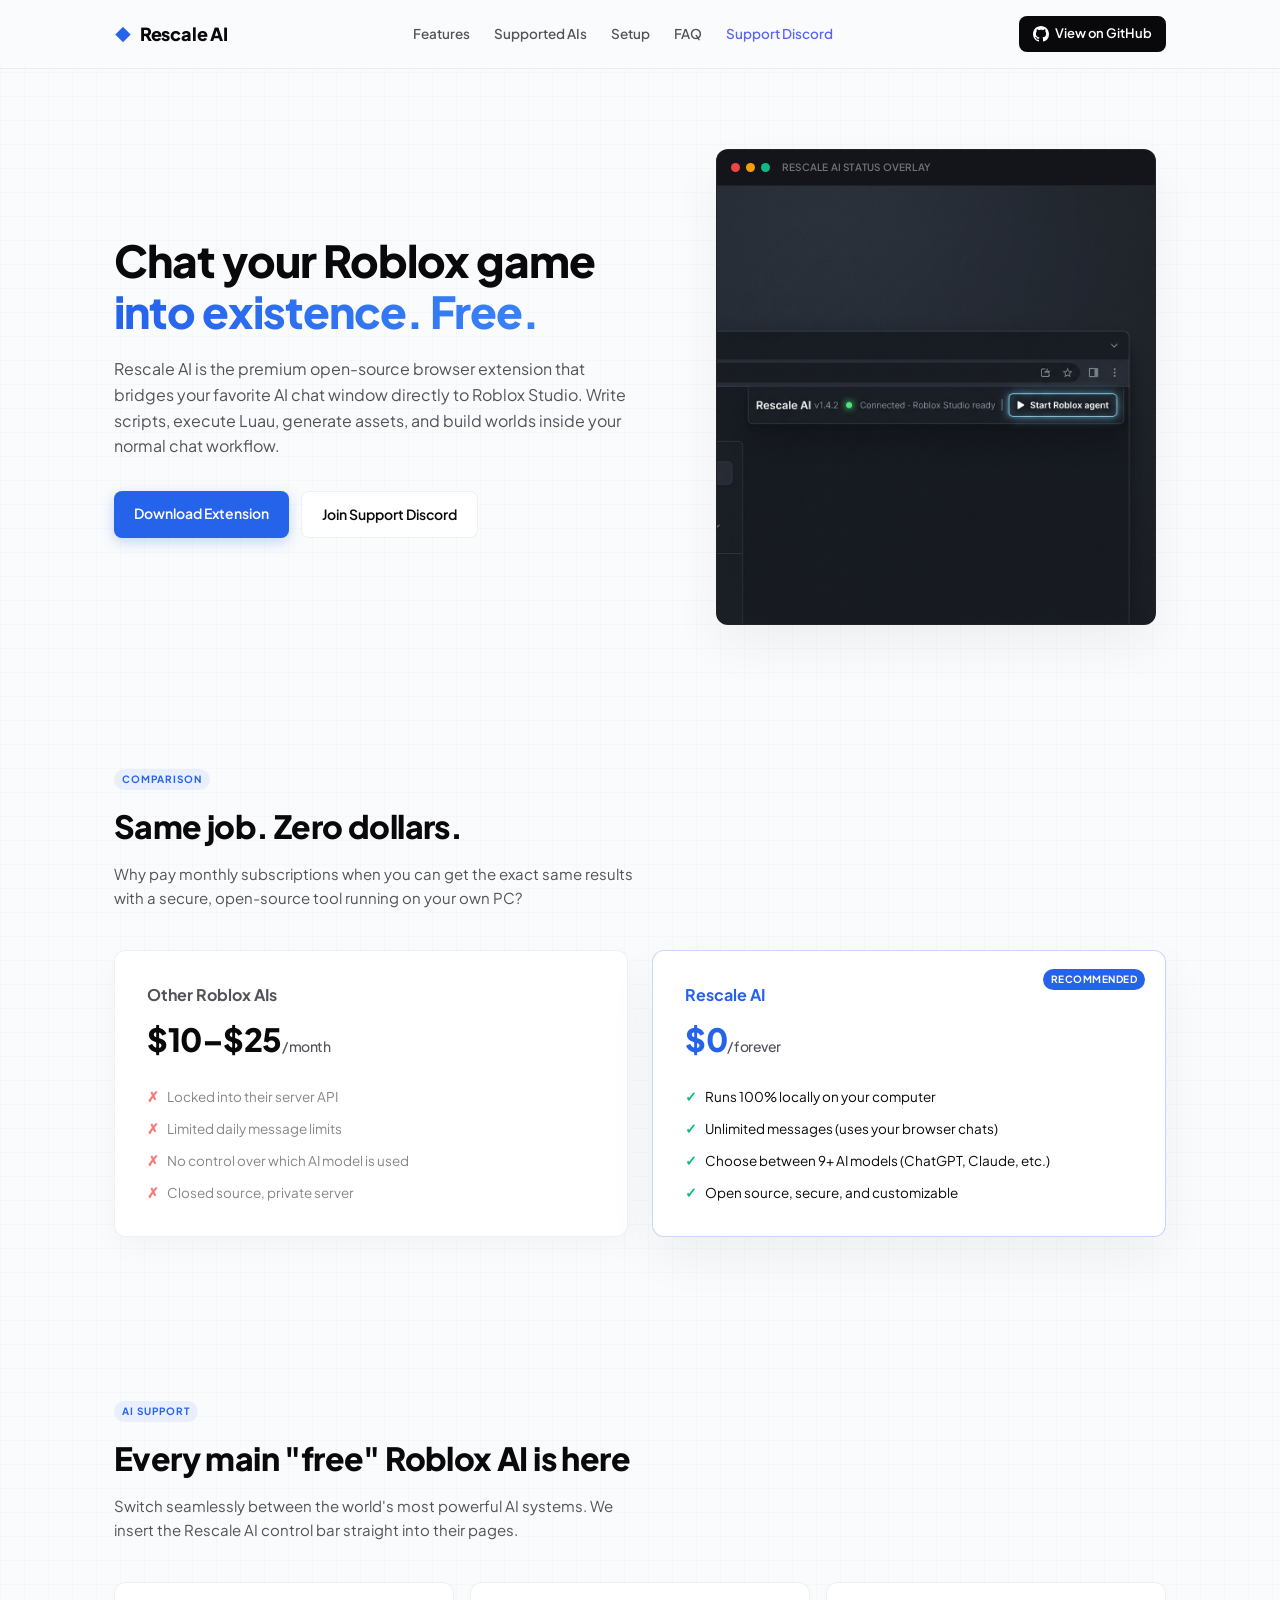
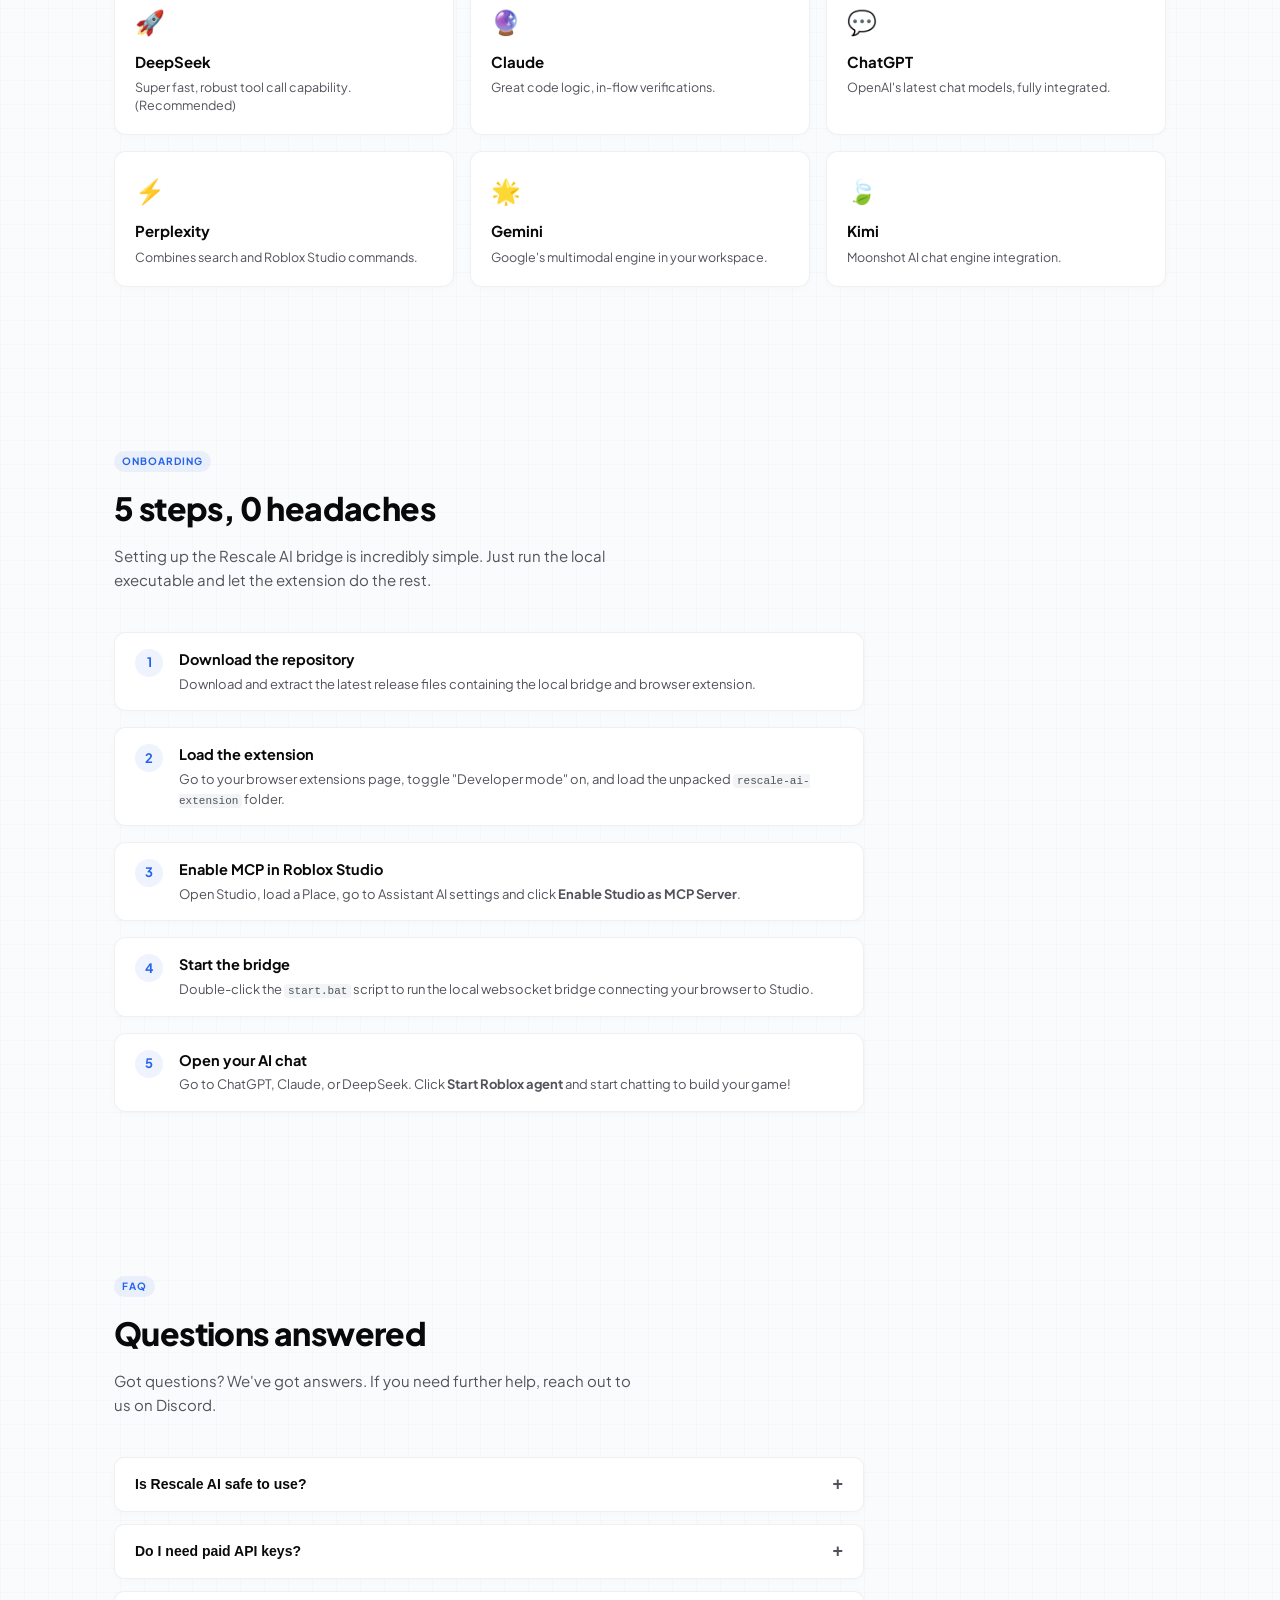
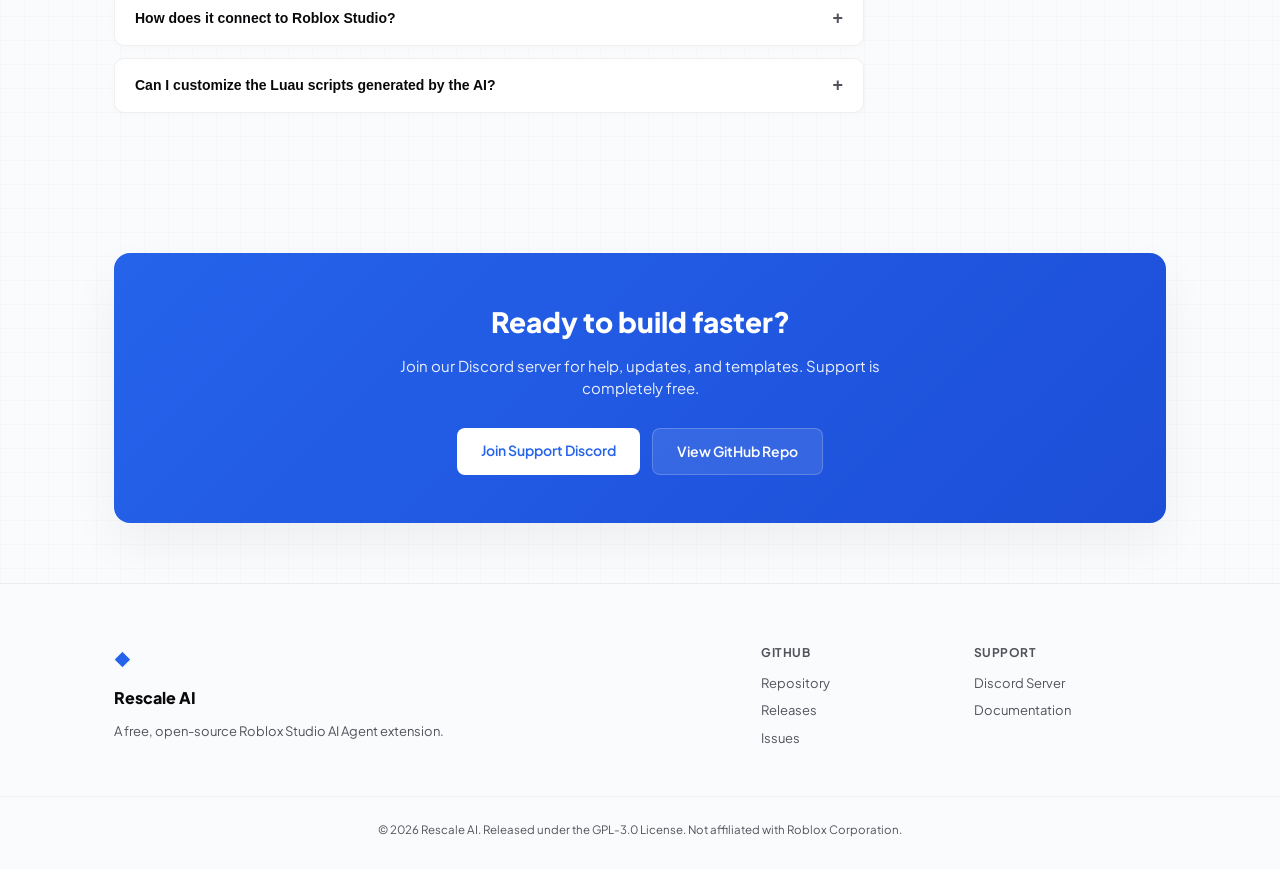
<file: index.html>
<!DOCTYPE html>
<html lang="en">
<head>
  <meta charset="UTF-8">
  <meta name="viewport" content="width=device-width, initial-scale=1.0">
  <title>Rescale AI — Build Roblox Games with AI</title>
  <link rel="stylesheet" href="index.css">
  <link rel="preconnect" href="https://fonts.googleapis.com">
  <link rel="preconnect" href="https://fonts.gstatic.com" crossorigin>
  <link href="https://fonts.googleapis.com/css2?family=Plus+Jakarta+Sans:wght@400;500;600;700;800&display=swap" rel="stylesheet">
</head>
<body>

  <!-- Navigation Bar -->
  <header class="navbar">
    <div class="nav-container">
      <a href="#" class="brand">
        <span class="logo-symbol">◆</span>
        <span class="logo-text">Rescale AI</span>
      </a>
      <nav class="nav-menu">
        <a href="#features">Features</a>
        <a href="#ais">Supported AIs</a>
        <a href="#setup">Setup</a>
        <a href="#faq">FAQ</a>
        <a href="https://discord.gg/u6psyA7sta" target="_blank" class="nav-link-discord">Support Discord</a>
      </nav>
      <div class="nav-actions">
        <a href="https://github.com/josydevv/rescale-ai" target="_blank" class="btn-github">
          <svg class="github-icon" viewBox="0 0 16 16" width="16" height="16" fill="currentColor">
            <path d="M8 0C3.58 0 0 3.58 0 8c0 3.54 2.29 6.53 5.47 7.59.4.07.55-.17.55-.38 0-.19-.01-.82-.01-1.49-2.01.37-2.53-.49-2.69-.94-.09-.23-.48-.94-.82-1.13-.28-.15-.68-.52-.01-.53.63-.01 1.08.58 1.23.82.72 1.21 1.87.87 2.33.66.07-.52.28-.87.51-1.07-1.78-.2-3.64-.89-3.64-3.95 0-.87.31-1.59.82-2.15-.08-.2-.36-1.02.08-2.12 0 0 .67-.21 2.2.82.64-.18 1.32-.27 2-.27.68 0 1.36.09 2 .27 1.53-1.04 2.2-.82 2.2-.82.44 1.1.16 1.92.08 2.12.51.56.82 1.27.82 2.15 0 3.07-1.87 3.75-3.65 3.95.29.25.54.73.54 1.48 0 1.07-.01 1.93-.01 2.2 0 .21.15.46.55.38A8.013 8.013 0 0016 8c0-4.42-3.58-8-8-8z"></path>
          </svg>
          <span>View on GitHub</span>
        </a>
      </div>
    </div>
  </header>

  <!-- Hero Section -->
  <section class="hero">
    <div class="hero-container">
      <div class="hero-content">
        <h1 class="hero-title">
          Chat your Roblox game <br>
          <span class="text-gradient">into existence. Free.</span>
        </h1>
        <p class="hero-subtitle">
          Rescale AI is the premium open-source browser extension that bridges your favorite AI chat window directly to Roblox Studio. Write scripts, execute Luau, generate assets, and build worlds inside your normal chat workflow.
        </p>
        <div class="hero-btns">
          <a href="https://github.com/josydevv/rescale-ai/releases" target="_blank" class="btn-primary">Download Extension</a>
          <a href="https://discord.gg/u6psyA7sta" target="_blank" class="btn-secondary">Join Support Discord</a>
        </div>
      </div>
      <div class="hero-graphic">
        <div class="graphic-card">
          <div class="graphic-header">
            <span class="window-dot red"></span>
            <span class="window-dot yellow"></span>
            <span class="window-dot green"></span>
            <span class="window-title">Rescale AI Status Overlay</span>
          </div>
          <img src="assets/chat_extension_mockup.png" alt="Rescale AI Extension UI Mockup" class="mockup-img">
        </div>
      </div>
    </div>
  </section>

  <!-- Comparison Section -->
  <section id="features" class="features-section">
    <div class="section-container">
      <span class="section-badge">Comparison</span>
      <h2 class="section-title">Same job. Zero dollars.</h2>
      <p class="section-subtitle">Why pay monthly subscriptions when you can get the exact same results with a secure, open-source tool running on your own PC?</p>
      
      <div class="comparison-grid">
        <!-- Luamotion/Lemonade Card -->
        <div class="comparison-card border-gray">
          <h3 class="comp-card-title text-gray">Other Roblox AIs</h3>
          <div class="price-tag text-gray">$10–$25<span class="price-period">/ month</span></div>
          <ul class="comp-list">
            <li class="disabled">Locked into their server API</li>
            <li class="disabled">Limited daily message limits</li>
            <li class="disabled">No control over which AI model is used</li>
            <li class="disabled">Closed source, private server</li>
          </ul>
        </div>
        
        <!-- Rescale AI Card -->
        <div class="comparison-card border-blue highlighted">
          <div class="card-accent-pill">Recommended</div>
          <h3 class="comp-card-title text-blue">Rescale AI</h3>
          <div class="price-tag text-blue">$0<span class="price-period">/ forever</span></div>
          <ul class="comp-list">
            <li class="enabled">Runs 100% locally on your computer</li>
            <li class="enabled">Unlimited messages (uses your browser chats)</li>
            <li class="enabled">Choose between 9+ AI models (ChatGPT, Claude, etc.)</li>
            <li class="enabled">Open source, secure, and customizable</li>
          </ul>
        </div>
      </div>
    </div>
  </section>

  <!-- AI Platforms Grid -->
  <section id="ais" class="ais-section">
    <div class="section-container">
      <span class="section-badge">AI Support</span>
      <h2 class="section-title">Every main "free" Roblox AI is here</h2>
      <p class="section-subtitle">Switch seamlessly between the world's most powerful AI systems. We insert the Rescale AI control bar straight into their pages.</p>
      
      <div class="ai-grid">
        <div class="ai-card" onclick="window.open('https://chat.deepseek.com/', '_blank')">
          <span class="ai-logo">🚀</span>
          <h3>DeepSeek</h3>
          <p>Super fast, robust tool call capability. (Recommended)</p>
        </div>
        <div class="ai-card" onclick="window.open('https://claude.ai/', '_blank')">
          <span class="ai-logo">🔮</span>
          <h3>Claude</h3>
          <p>Great code logic, in-flow verifications.</p>
        </div>
        <div class="ai-card" onclick="window.open('https://chatgpt.com/', '_blank')">
          <span class="ai-logo">💬</span>
          <h3>ChatGPT</h3>
          <p>OpenAI's latest chat models, fully integrated.</p>
        </div>
        <div class="ai-card" onclick="window.open('https://www.perplexity.ai/', '_blank')">
          <span class="ai-logo">⚡</span>
          <h3>Perplexity</h3>
          <p>Combines search and Roblox Studio commands.</p>
        </div>
        <div class="ai-card" onclick="window.open('https://gemini.google.com/', '_blank')">
          <span class="ai-logo">🌟</span>
          <h3>Gemini</h3>
          <p>Google's multimodal engine in your workspace.</p>
        </div>
        <div class="ai-card" onclick="window.open('https://kimi.moonshot.cn/', '_blank')">
          <span class="ai-logo">🍃</span>
          <h3>Kimi</h3>
          <p>Moonshot AI chat engine integration.</p>
        </div>
      </div>
    </div>
  </section>

  <!-- Onboarding / Setup -->
  <section id="setup" class="setup-section">
    <div class="section-container">
      <span class="section-badge">Onboarding</span>
      <h2 class="section-title">5 steps, 0 headaches</h2>
      <p class="section-subtitle">Setting up the Rescale AI bridge is incredibly simple. Just run the local executable and let the extension do the rest.</p>
      
      <div class="steps-list">
        <div class="step-item">
          <div class="step-number">1</div>
          <div class="step-info">
            <h3>Download the repository</h3>
            <p>Download and extract the latest release files containing the local bridge and browser extension.</p>
          </div>
        </div>
        <div class="step-item">
          <div class="step-number">2</div>
          <div class="step-info">
            <h3>Load the extension</h3>
            <p>Go to your browser extensions page, toggle "Developer mode" on, and load the unpacked <code>rescale-ai-extension</code> folder.</p>
          </div>
        </div>
        <div class="step-item">
          <div class="step-number">3</div>
          <div class="step-info">
            <h3>Enable MCP in Roblox Studio</h3>
            <p>Open Studio, load a Place, go to Assistant AI settings and click <b>Enable Studio as MCP Server</b>.</p>
          </div>
        </div>
        <div class="step-item">
          <div class="step-number">4</div>
          <div class="step-info">
            <h3>Start the bridge</h3>
            <p>Double-click the <code>start.bat</code> script to run the local websocket bridge connecting your browser to Studio.</p>
          </div>
        </div>
        <div class="step-item">
          <div class="step-number">5</div>
          <div class="step-info">
            <h3>Open your AI chat</h3>
            <p>Go to ChatGPT, Claude, or DeepSeek. Click <b>Start Roblox agent</b> and start chatting to build your game!</p>
          </div>
        </div>
      </div>
    </div>
  </section>

  <!-- FAQ Section -->
  <section id="faq" class="faq-section">
    <div class="section-container">
      <span class="section-badge">FAQ</span>
      <h2 class="section-title">Questions answered</h2>
      <p class="section-subtitle">Got questions? We've got answers. If you need further help, reach out to us on Discord.</p>
      
      <div class="faq-accordion">
        <div class="faq-item">
          <button class="faq-question">
            <span>Is Rescale AI safe to use?</span>
            <span class="faq-icon">+</span>
          </button>
          <div class="faq-answer">
            <p>Yes, Rescale AI is 100% safe. It is open-source, so you can inspect every line of code on GitHub. The bridge runs entirely locally on your machine, meaning none of your Roblox data or code is uploaded to third-party servers.</p>
          </div>
        </div>
        <div class="faq-item">
          <button class="faq-question">
            <span>Do I need paid API keys?</span>
            <span class="faq-icon">+</span>
          </button>
          <div class="faq-answer">
            <p>No! The extension runs inside your existing browser sessions on chatgpt.com, claude.ai, deepseek.com, etc. It types and reads messages using the web interface, meaning it uses your standard account limits—no API keys required.</p>
          </div>
        </div>
        <div class="faq-item">
          <button class="faq-question">
            <span>How does it connect to Roblox Studio?</span>
            <span class="faq-icon">+</span>
          </button>
          <div class="faq-answer">
            <p>Roblox Studio features a built-in MCP (Model Context Protocol) server. Rescale AI starts a local WebSocket bridge. The browser extension connects to this bridge, which forwards the AI's requests directly to Studio's MCP port.</p>
          </div>
        </div>
        <div class="faq-item">
          <button class="faq-question">
            <span>Can I customize the Luau scripts generated by the AI?</span>
            <span class="faq-icon">+</span>
          </button>
          <div class="faq-answer">
            <p>Absolutely! The AI generates standard Luau scripts in Roblox Studio. You can edit them, playtest them, or ask the AI to modify them. You have full control over the project.</p>
          </div>
        </div>
      </div>
    </div>
  </section>

  <!-- Call to Action Banner -->
  <section class="cta-banner">
    <div class="section-container">
      <div class="cta-card">
        <h2>Ready to build faster?</h2>
        <p>Join our Discord server for help, updates, and templates. Support is completely free.</p>
        <div class="cta-btns">
          <a href="https://discord.gg/u6psyA7sta" target="_blank" class="btn-primary-white">Join Support Discord</a>
          <a href="https://github.com/josydevv/rescale-ai" target="_blank" class="btn-secondary-white">View GitHub Repo</a>
        </div>
      </div>
    </div>
  </section>

  <!-- Footer -->
  <footer class="footer">
    <div class="footer-container">
      <div class="footer-brand">
        <span class="logo-symbol">◆</span>
        <span class="logo-text">Rescale AI</span>
        <p>A free, open-source Roblox Studio AI Agent extension.</p>
      </div>
      <div class="footer-links">
        <div class="footer-column">
          <h4>GitHub</h4>
          <a href="https://github.com/josydevv/rescale-ai" target="_blank">Repository</a>
          <a href="https://github.com/josydevv/rescale-ai/releases" target="_blank">Releases</a>
          <a href="https://github.com/josydevv/rescale-ai/issues" target="_blank">Issues</a>
        </div>
        <div class="footer-column">
          <h4>Support</h4>
          <a href="https://discord.gg/u6psyA7sta" target="_blank">Discord Server</a>
          <a href="https://github.com/josydevv/rescale-ai#readme" target="_blank">Documentation</a>
        </div>
      </div>
    </div>
    <div class="footer-bottom">
      <p>&copy; 2026 Rescale AI. Released under the GPL-3.0 License. Not affiliated with Roblox Corporation.</p>
    </div>
  </footer>

  <script src="app.js"></script>
</body>
</html>
</file>
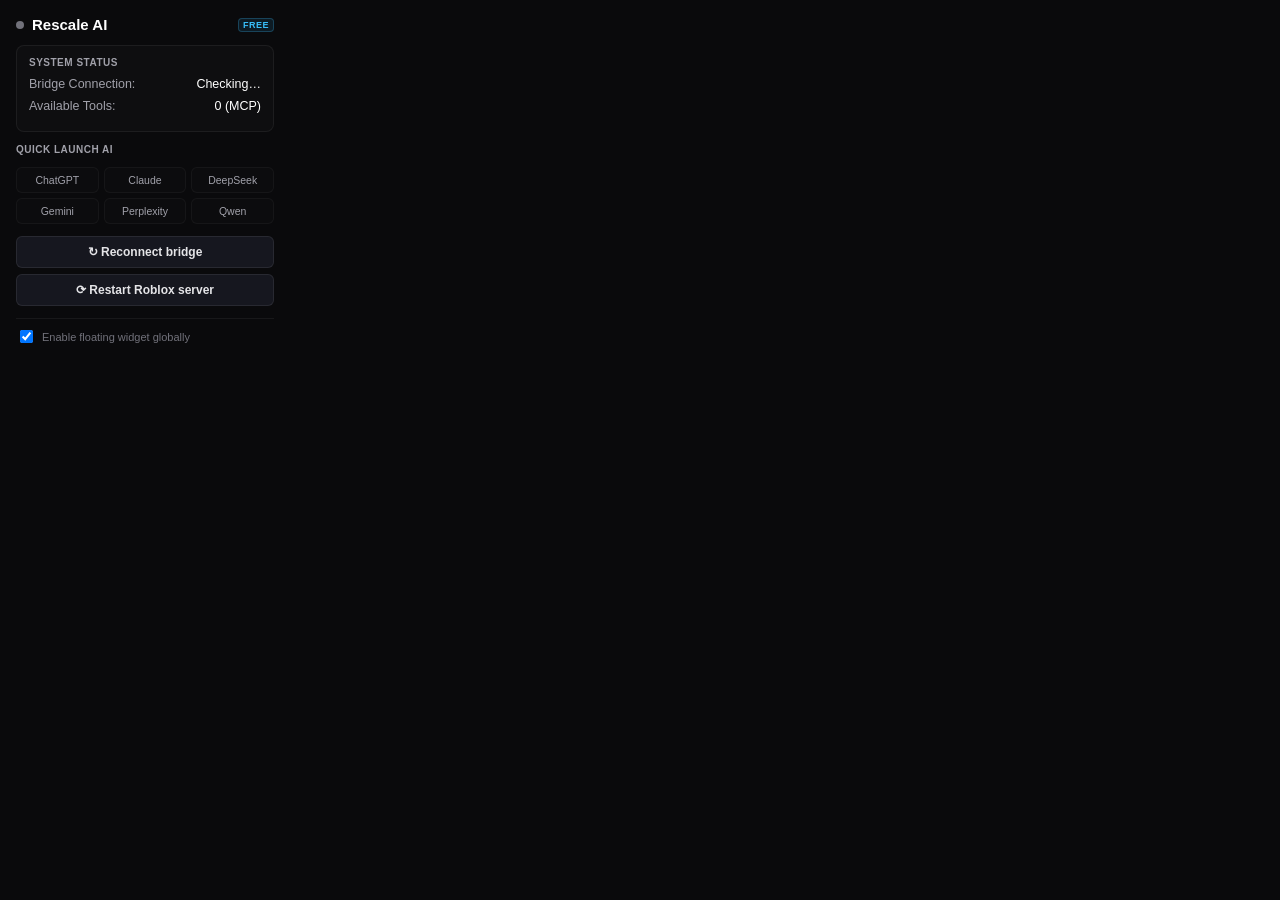
<file: rescale-ai-extension/popup.html>
<!DOCTYPE html>
<html>
<head>
  <meta charset="utf-8" />
  <style>
    body {
      width: 290px;
      margin: 0;
      font-family: -apple-system, BlinkMacSystemFont, "Segoe UI", Roboto, sans-serif;
      background: #0a0a0c;
      color: #e4e4e7;
      user-select: none;
    }
    .wrap {
      padding: 16px;
      display: flex;
      flex-direction: column;
      gap: 12px;
    }
    h1 {
      font-size: 15px;
      font-weight: 700;
      margin: 0;
      display: flex;
      align-items: center;
      justify-content: space-between;
      color: #ffffff;
    }
    .brand-group {
      display: flex;
      align-items: center;
      gap: 8px;
    }
    .dot {
      width: 8px;
      height: 8px;
      border-radius: 50%;
      background: #71717a;
      display: inline-block;
      transition: all 0.3s ease;
    }
    .dot.on { background: #10b981; box-shadow: 0 0 10px #10b981; }
    .dot.warn { background: #f59e0b; box-shadow: 0 0 10px #f59e0b; }
    
    .badge-free {
      font-size: 9px;
      font-weight: 700;
      letter-spacing: 0.5px;
      text-transform: uppercase;
      color: #38bdf8;
      background: rgba(56, 189, 248, 0.1);
      border: 1px solid rgba(56, 189, 248, 0.25);
      padding: 1px 4px;
      border-radius: 4px;
    }

    /* Cards */
    .status-card {
      background: rgba(255, 255, 255, 0.02);
      border: 1px solid rgba(255, 255, 255, 0.06);
      border-radius: 8px;
      padding: 10px 12px;
      font-size: 12.5px;
      line-height: 1.4;
    }
    
    .status-title {
      font-weight: 600;
      color: #a1a1aa;
      font-size: 10px;
      text-transform: uppercase;
      letter-spacing: 0.5px;
      margin-bottom: 6px;
    }
    
    .status-row {
      display: flex;
      justify-content: space-between;
      margin-bottom: 4px;
    }
    .status-row:last-child {
      margin-bottom: 0;
    }
    .label { color: #a1a1aa; }
    .val { font-weight: 500; color: #ffffff; }

    /* Action Buttons */
    .btn-group {
      display: flex;
      flex-direction: column;
      gap: 6px;
    }
    button {
      width: 100%;
      padding: 8px 10px;
      border: 1px solid rgba(255, 255, 255, 0.08);
      border-radius: 6px;
      background: #16171f;
      color: #e4e4e7;
      font-size: 12px;
      font-weight: 600;
      cursor: pointer;
      display: flex;
      align-items: center;
      justify-content: center;
      gap: 6px;
      transition: all 0.2s ease;
    }
    button:hover {
      background: #1d1e2a;
      border-color: rgba(56, 189, 248, 0.4);
      color: #ffffff;
      box-shadow: 0 0 8px rgba(56, 189, 248, 0.15);
    }
    
    /* Launcher Section */
    .launcher-section {
      display: flex;
      flex-direction: column;
      gap: 6px;
    }
    .launcher-grid {
      display: grid;
      grid-template-columns: repeat(3, 1fr);
      gap: 5px;
    }
    .launcher-btn {
      padding: 6px 4px;
      background: rgba(255, 255, 255, 0.01);
      border: 1px solid rgba(255, 255, 255, 0.04);
      border-radius: 6px;
      font-size: 10.5px;
      font-weight: 500;
      color: #a1a1aa;
      text-decoration: none;
      text-align: center;
      transition: all 0.15s ease;
    }
    .launcher-btn:hover {
      background: rgba(56, 189, 248, 0.05);
      border-color: rgba(56, 189, 248, 0.25);
      color: #38bdf8;
    }

    /* Settings section */
    .settings-row {
      border-top: 1px solid rgba(255, 255, 255, 0.06);
      padding-top: 8px;
      font-size: 11px;
      color: #71717a;
    }
    .toggle-label {
      display: flex;
      align-items: center;
      gap: 6px;
      cursor: pointer;
    }
    .toggle-label:hover {
      color: #a1a1aa;
    }
  </style>
</head>
<body>
  <div class="wrap">
    <h1>
      <div class="brand-group">
        <span id="dot" class="dot"></span>
        <span>Rescale AI</span>
      </div>
      <span class="badge-free">Free</span>
    </h1>

    <!-- Status Card -->
    <div class="status-card">
      <div class="status-title">System Status</div>
      <div class="status-row">
        <span class="label">Bridge Connection:</span>
        <span id="state" class="val">Checking…</span>
      </div>
      <div class="status-row">
        <span class="label">Available Tools:</span>
        <span id="tools" class="val">0 (MCP)</span>
      </div>
      <div id="servers" style="white-space:pre-line; font-family:ui-monospace,monospace; opacity:0.75; font-size:10.5px; margin-top:6px; color:#a1a1aa;"></div>
    </div>

    <!-- AI Launcher Grid -->
    <div class="launcher-section">
      <div class="status-title">Quick Launch AI</div>
      <div class="launcher-grid">
        <a href="https://chatgpt.com/" target="_blank" class="launcher-btn">ChatGPT</a>
        <a href="https://claude.ai/" target="_blank" class="launcher-btn">Claude</a>
        <a href="https://chat.deepseek.com/" target="_blank" class="launcher-btn">DeepSeek</a>
        <a href="https://gemini.google.com/" target="_blank" class="launcher-btn">Gemini</a>
        <a href="https://www.perplexity.ai/" target="_blank" class="launcher-btn">Perplexity</a>
        <a href="https://chat.qwen.ai/" target="_blank" class="launcher-btn">Qwen</a>
      </div>
    </div>

    <!-- Actions -->
    <div class="btn-group">
      <button id="reconnect">↻ Reconnect bridge</button>
      <button id="restart">⟳ Restart Roblox server</button>
    </div>

    <!-- Global settings -->
    <div class="settings-row">
      <label class="toggle-label">
        <input type="checkbox" id="toggle-widget" checked>
        <span>Enable floating widget globally</span>
      </label>
    </div>
  </div>
  <script src="popup.js"></script>
</body>
</html>
</file>
<file: index.css>
/* index.css - Rescale AI Website Styling */

:root {
  --primary: #2563eb;
  --primary-hover: #1d4ed8;
  --bg: #f9fafb;
  --card-bg: #ffffff;
  --text-main: #09090b;
  --text-muted: #52525b;
  --border: rgba(0, 0, 0, 0.06);
  --border-focus: rgba(37, 99, 235, 0.35);
  --shadow-sm: 0 2px 8px rgba(0, 0, 0, 0.02);
  --shadow-md: 0 10px 30px rgba(0, 0, 0, 0.03);
  --shadow-lg: 0 20px 50px rgba(0, 0, 0, 0.05);
}

* {
  box-sizing: border-box;
  margin: 0;
  padding: 0;
}

html {
  scroll-behavior: smooth;
}

body {
  font-family: 'Plus Jakarta Sans', -apple-system, BlinkMacSystemFont, sans-serif;
  background-color: #fafbfc;
  background-image: 
    linear-gradient(rgba(0, 0, 0, 0.015) 1px, transparent 1px),
    linear-gradient(90deg, rgba(0, 0, 0, 0.015) 1px, transparent 1px);
  background-size: 24px 24px;
  color: var(--text-main);
  line-height: 1.5;
  overflow-x: hidden;
}

/* Container */
.section-container, .nav-container, .hero-container, .footer-container {
  max-width: 1100px;
  margin: 0 auto;
  padding: 0 24px;
}

/* ── Navigation Bar ──────────────────────────────────────────────────────── */
.navbar {
  position: sticky;
  top: 0;
  z-index: 100;
  background: rgba(250, 251, 252, 0.85);
  backdrop-filter: blur(12px);
  border-bottom: 1px solid var(--border);
  padding: 16px 0;
  transition: all 0.2s ease;
}

.nav-container {
  display: flex;
  align-items: center;
  justify-content: space-between;
}

.brand {
  display: flex;
  align-items: center;
  gap: 8px;
  text-decoration: none;
  font-weight: 800;
  font-size: 18px;
  color: var(--text-main);
  letter-spacing: -0.2px;
}

.logo-symbol {
  color: var(--primary);
  font-size: 20px;
}

.nav-menu {
  display: flex;
  align-items: center;
  gap: 24px;
}

.nav-menu a {
  text-decoration: none;
  font-size: 13.5px;
  font-weight: 550;
  color: var(--text-muted);
  transition: color 0.15s ease;
}

.nav-menu a:hover {
  color: var(--primary);
}

.nav-link-discord {
  color: #5865f2 !important;
}

.btn-github {
  display: flex;
  align-items: center;
  gap: 6px;
  text-decoration: none;
  background: var(--text-main);
  color: #ffffff;
  padding: 8px 14px;
  border-radius: 8px;
  font-size: 13px;
  font-weight: 600;
  transition: all 0.15s ease;
}

.btn-github:hover {
  background: #27272a;
  transform: translateY(-1px);
}

/* ── Hero Section ────────────────────────────────────────────────────────── */
.hero {
  padding: 80px 0 60px;
}

.hero-container {
  display: grid;
  grid-template-columns: 1.2fr 1fr;
  gap: 40px;
  align-items: center;
}

.hero-title {
  font-size: 44px;
  font-weight: 800;
  line-height: 1.15;
  letter-spacing: -1px;
  margin-bottom: 20px;
  color: var(--text-main);
}

.text-gradient {
  background: linear-gradient(90deg, var(--primary), #3b82f6);
  -webkit-background-clip: text;
  -webkit-text-fill-color: transparent;
}

.hero-subtitle {
  font-size: 16px;
  color: var(--text-muted);
  line-height: 1.6;
  margin-bottom: 32px;
  max-width: 520px;
}

.hero-btns {
  display: flex;
  gap: 12px;
}

.btn-primary {
  text-decoration: none;
  background: var(--primary);
  color: #ffffff;
  padding: 12px 20px;
  border-radius: 8px;
  font-size: 14px;
  font-weight: 600;
  box-shadow: 0 4px 14px rgba(37, 99, 235, 0.25);
  transition: all 0.15s ease;
}

.btn-primary:hover {
  background: var(--primary-hover);
  transform: translateY(-1px);
}

.btn-secondary {
  text-decoration: none;
  background: #ffffff;
  color: var(--text-main);
  border: 1px solid var(--border);
  padding: 12px 20px;
  border-radius: 8px;
  font-size: 14px;
  font-weight: 600;
  transition: all 0.15s ease;
}

.btn-secondary:hover {
  background: #f4f4f5;
  border-color: rgba(0, 0, 0, 0.15);
  transform: translateY(-1px);
}

/* Graphic Mockup */
.hero-graphic {
  display: flex;
  justify-content: center;
}

.graphic-card {
  width: 100%;
  max-width: 440px;
  background: #0f1015;
  border: 1px solid rgba(255, 255, 255, 0.08);
  border-radius: 12px;
  overflow: hidden;
  box-shadow: var(--shadow-lg);
}

.graphic-header {
  display: flex;
  align-items: center;
  gap: 6px;
  padding: 10px 14px;
  background: rgba(255, 255, 255, 0.02);
  border-bottom: 1px solid rgba(255, 255, 255, 0.05);
}

.window-dot {
  width: 9px;
  height: 9px;
  border-radius: 50%;
}
.window-dot.red { background: #ef4444; }
.window-dot.yellow { background: #f59e0b; }
.window-dot.green { background: #10b981; }

.window-title {
  font-size: 10px;
  color: #71717a;
  margin-left: 6px;
  font-weight: 600;
  letter-spacing: 0.2px;
  text-transform: uppercase;
}

.mockup-img {
  width: 100%;
  display: block;
  object-fit: cover;
}

/* ── Section General ─────────────────────────────────────────────────────── */
.features-section, .ais-section, .setup-section, .faq-section {
  padding: 80px 0;
}

.section-badge {
  display: inline-block;
  font-size: 10px;
  font-weight: 700;
  text-transform: uppercase;
  letter-spacing: 1px;
  color: var(--primary);
  background: rgba(37, 99, 235, 0.08);
  padding: 3px 8px;
  border-radius: 20px;
  margin-bottom: 12px;
}

.section-title {
  font-size: 32px;
  font-weight: 800;
  letter-spacing: -0.6px;
  margin-bottom: 12px;
}

.section-subtitle {
  font-size: 15px;
  color: var(--text-muted);
  max-width: 520px;
  line-height: 1.6;
  margin-bottom: 40px;
}

/* ── Comparison Cards ────────────────────────────────────────────────────── */
.comparison-grid {
  display: grid;
  grid-template-columns: 1fr 1fr;
  gap: 24px;
}

.comparison-card {
  background: var(--card-bg);
  border-radius: 12px;
  padding: 32px;
  box-shadow: var(--shadow-md);
  position: relative;
  transition: all 0.25s ease;
}

.comparison-card.highlighted {
  box-shadow: var(--shadow-lg);
}

.border-gray { border: 1px solid var(--border); }
.border-blue { border: 1px solid rgba(37, 99, 235, 0.25); }

.card-accent-pill {
  position: absolute;
  top: 18px;
  right: 20px;
  font-size: 10px;
  font-weight: 700;
  text-transform: uppercase;
  letter-spacing: 0.5px;
  background: var(--primary);
  color: #ffffff;
  padding: 3px 8px;
  border-radius: 20px;
}

.comp-card-title {
  font-size: 16px;
  font-weight: 700;
  margin-bottom: 8px;
}

.comp-card-title.text-gray { color: var(--text-muted); }
.comp-card-title.text-blue { color: var(--primary); }

.price-tag {
  font-size: 32px;
  font-weight: 800;
  letter-spacing: -0.5px;
  margin-bottom: 24px;
}
.price-tag.text-gray { color: var(--text-main); }
.price-tag.text-blue { color: var(--primary); }

.price-period {
  font-size: 14px;
  font-weight: 500;
  color: var(--text-muted);
}

.comp-list {
  list-style: none;
  display: flex;
  flex-direction: column;
  gap: 12px;
  font-size: 13.5px;
}

.comp-list li {
  display: flex;
  align-items: center;
  gap: 8px;
}

.comp-list li.enabled::before {
  content: "✓";
  color: #10b981;
  font-weight: bold;
}

.comp-list li.disabled::before {
  content: "✗";
  color: #ef4444;
  font-weight: bold;
}

.comp-list li.disabled {
  color: var(--text-muted);
  opacity: 0.7;
}

/* ── AI Grid ─────────────────────────────────────────────────────────────── */
.ai-grid {
  display: grid;
  grid-template-columns: repeat(auto-fill, minmax(280px, 1fr));
  gap: 16px;
}

.ai-card {
  background: var(--card-bg);
  border: 1px solid var(--border);
  border-radius: 12px;
  padding: 20px;
  cursor: pointer;
  box-shadow: var(--shadow-sm);
  transition: all 0.2s cubic-bezier(0.4, 0, 0.2, 1);
}

.ai-card:hover {
  transform: translateY(-2px);
  border-color: rgba(37, 99, 235, 0.3);
  box-shadow: var(--shadow-md), 0 0 10px rgba(37, 99, 235, 0.08);
}

.ai-logo {
  font-size: 24px;
  display: inline-block;
  margin-bottom: 12px;
}

.ai-card h3 {
  font-size: 15px;
  font-weight: 700;
  margin-bottom: 6px;
  color: var(--text-main);
}

.ai-card p {
  font-size: 12.5px;
  color: var(--text-muted);
  line-height: 1.4;
}

/* ── Steps Section ───────────────────────────────────────────────────────── */
.steps-list {
  display: flex;
  flex-direction: column;
  gap: 16px;
  max-width: 750px;
}

.step-item {
  background: var(--card-bg);
  border: 1px solid var(--border);
  border-radius: 12px;
  padding: 16px 20px;
  display: flex;
  align-items: flex-start;
  gap: 16px;
  box-shadow: var(--shadow-sm);
}

.step-number {
  flex: none;
  width: 28px;
  height: 28px;
  border-radius: 50%;
  background: rgba(37, 99, 235, 0.08);
  color: var(--primary);
  font-size: 13px;
  font-weight: 700;
  display: flex;
  align-items: center;
  justify-content: center;
}

.step-info h3 {
  font-size: 14.5px;
  font-weight: 700;
  margin-bottom: 4px;
}

.step-info p {
  font-size: 13px;
  color: var(--text-muted);
  line-height: 1.5;
}

.step-info code {
  background: #f3f4f6;
  padding: 1px 4px;
  border-radius: 4px;
  font-family: monospace;
  font-size: 11px;
}

/* ── FAQ Section ─────────────────────────────────────────────────────────── */
.faq-accordion {
  display: flex;
  flex-direction: column;
  gap: 12px;
  max-width: 750px;
}

.faq-item {
  background: var(--card-bg);
  border: 1px solid var(--border);
  border-radius: 10px;
  overflow: hidden;
  box-shadow: var(--shadow-sm);
  transition: border-color 0.15s ease;
}

.faq-question {
  width: 100%;
  padding: 16px 20px;
  background: none;
  border: none;
  font-size: 14px;
  font-weight: 600;
  color: var(--text-main);
  text-align: left;
  cursor: pointer;
  display: flex;
  justify-content: space-between;
  align-items: center;
}

.faq-icon {
  font-size: 18px;
  color: var(--text-muted);
  transition: transform 0.2s ease;
}

.faq-answer {
  max-height: 0;
  overflow: hidden;
  transition: max-height 0.25s cubic-bezier(0, 1, 0, 1);
  padding: 0 20px;
}

.faq-answer p {
  font-size: 13px;
  color: var(--text-muted);
  padding-bottom: 16px;
  line-height: 1.5;
}

.faq-item.active {
  border-color: rgba(37, 99, 235, 0.2);
}

.faq-item.active .faq-icon {
  transform: rotate(45deg);
  color: var(--primary);
}

.faq-item.active .faq-answer {
  max-height: 200px;
}

/* ── Call to Action Banner ───────────────────────────────────────────────── */
.cta-banner {
  padding: 60px 0;
}

.cta-card {
  background: linear-gradient(135deg, var(--primary) 0%, #1d4ed8 100%);
  border-radius: 16px;
  padding: 48px;
  text-align: center;
  color: #ffffff;
  box-shadow: var(--shadow-lg);
}

.cta-card h2 {
  font-size: 28px;
  font-weight: 800;
  margin-bottom: 12px;
}

.cta-card p {
  font-size: 15px;
  opacity: 0.9;
  margin-bottom: 28px;
  max-width: 480px;
  margin-left: auto;
  margin-right: auto;
}

.cta-btns {
  display: flex;
  justify-content: center;
  gap: 12px;
}

.btn-primary-white {
  text-decoration: none;
  background: #ffffff;
  color: var(--primary);
  padding: 12px 24px;
  border-radius: 8px;
  font-size: 14px;
  font-weight: 600;
  transition: all 0.15s ease;
}

.btn-primary-white:hover {
  background: #f4f4f5;
  transform: translateY(-1px);
}

.btn-secondary-white {
  text-decoration: none;
  background: rgba(255, 255, 255, 0.1);
  color: #ffffff;
  border: 1px solid rgba(255, 255, 255, 0.2);
  padding: 12px 24px;
  border-radius: 8px;
  font-size: 14px;
  font-weight: 600;
  transition: all 0.15s ease;
}

.btn-secondary-white:hover {
  background: rgba(255, 255, 255, 0.15);
  transform: translateY(-1px);
}

/* ── Footer ──────────────────────────────────────────────────────────────── */
.footer {
  background: #fafbfc;
  border-top: 1px solid var(--border);
  padding: 60px 0 30px;
}

.footer-container {
  display: grid;
  grid-template-columns: 1.5fr 1fr;
  gap: 40px;
  margin-bottom: 40px;
}

.footer-brand {
  display: flex;
  flex-direction: column;
  gap: 12px;
}

.footer-brand .logo-text {
  font-weight: 800;
  font-size: 16px;
}

.footer-brand p {
  font-size: 13px;
  color: var(--text-muted);
}

.footer-links {
  display: grid;
  grid-template-columns: 1fr 1fr;
  gap: 20px;
}

.footer-column h4 {
  font-size: 12px;
  text-transform: uppercase;
  color: var(--text-muted);
  letter-spacing: 0.5px;
  margin-bottom: 12px;
}

.footer-column a {
  display: block;
  text-decoration: none;
  font-size: 13px;
  color: var(--text-muted);
  margin-bottom: 8px;
  transition: color 0.1s ease;
}

.footer-column a:hover {
  color: var(--primary);
}

.footer-bottom {
  text-align: center;
  padding-top: 24px;
  border-top: 1px solid rgba(0, 0, 0, 0.04);
  font-size: 11.5px;
  color: var(--text-muted);
}

/* Responsive */
@media (max-width: 768px) {
  .hero-container {
    grid-template-columns: 1fr;
    text-align: center;
    gap: 30px;
  }
  .hero-subtitle {
    margin-left: auto;
    margin-right: auto;
  }
  .hero-btns {
    justify-content: center;
  }
  .comparison-grid {
    grid-template-columns: 1fr;
  }
  .footer-container {
    grid-template-columns: 1fr;
    gap: 30px;
  }
}
</file>
